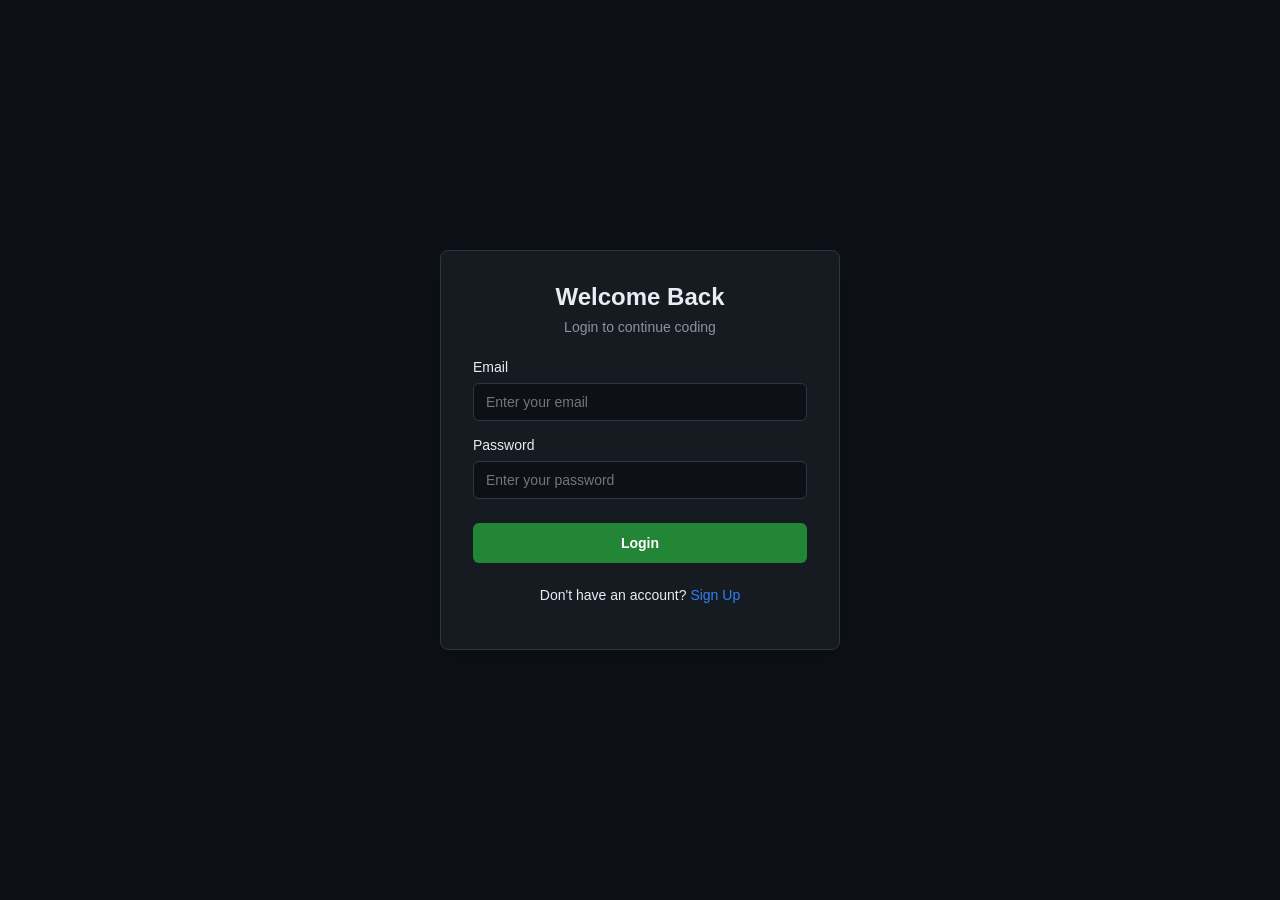
<file: Intenship_Frontend/login.html>
<!DOCTYPE html>
<html lang="en">
<head>
    <meta charset="UTF-8">
    <meta name="viewport" content="width=device-width, initial-scale=1.0">
    <title>Login - AI Code Editor</title>
    <link rel="stylesheet" href="style.css">
    <link rel="stylesheet" href="auth.css">
</head>
<body class="auth-page">
    <div class="auth-container">
        <div class="auth-card">
            <div class="auth-header">
                <h1>Welcome Back</h1>
                <p>Login to continue coding</p>
            </div>
            <form id="login-form" class="auth-form">
                <div class="form-group">
                    <label for="email">Email</label>
                    <input type="email" id="email" placeholder="Enter your email" required>
                </div>
                <div class="form-group">
                    <label for="password">Password</label>
                    <input type="password" id="password" placeholder="Enter your password" required>
                </div>
                <div id="error-message" class="error-msg hidden"></div>
                <button type="submit" class="auth-btn">Login</button>
            </form>
            <div class="auth-footer">
                <p>Don't have an account? <a href="signup.html">Sign Up</a></p>
            </div>
        </div>
    </div>

    <script src="auth.js"></script>
    <script>
        document.getElementById('login-form').addEventListener('submit', (e) => {
            e.preventDefault();
            const email = document.getElementById('email').value;
            const password = document.getElementById('password').value;
            const errorMsg = document.getElementById('error-message');

            const result = Auth.login(email, password);
            if (result.success) {
                window.location.href = 'index.html';
            } else {
                errorMsg.textContent = result.message;
                errorMsg.classList.remove('hidden');
            }
        });
    </script>
</body>
</html>
</file>
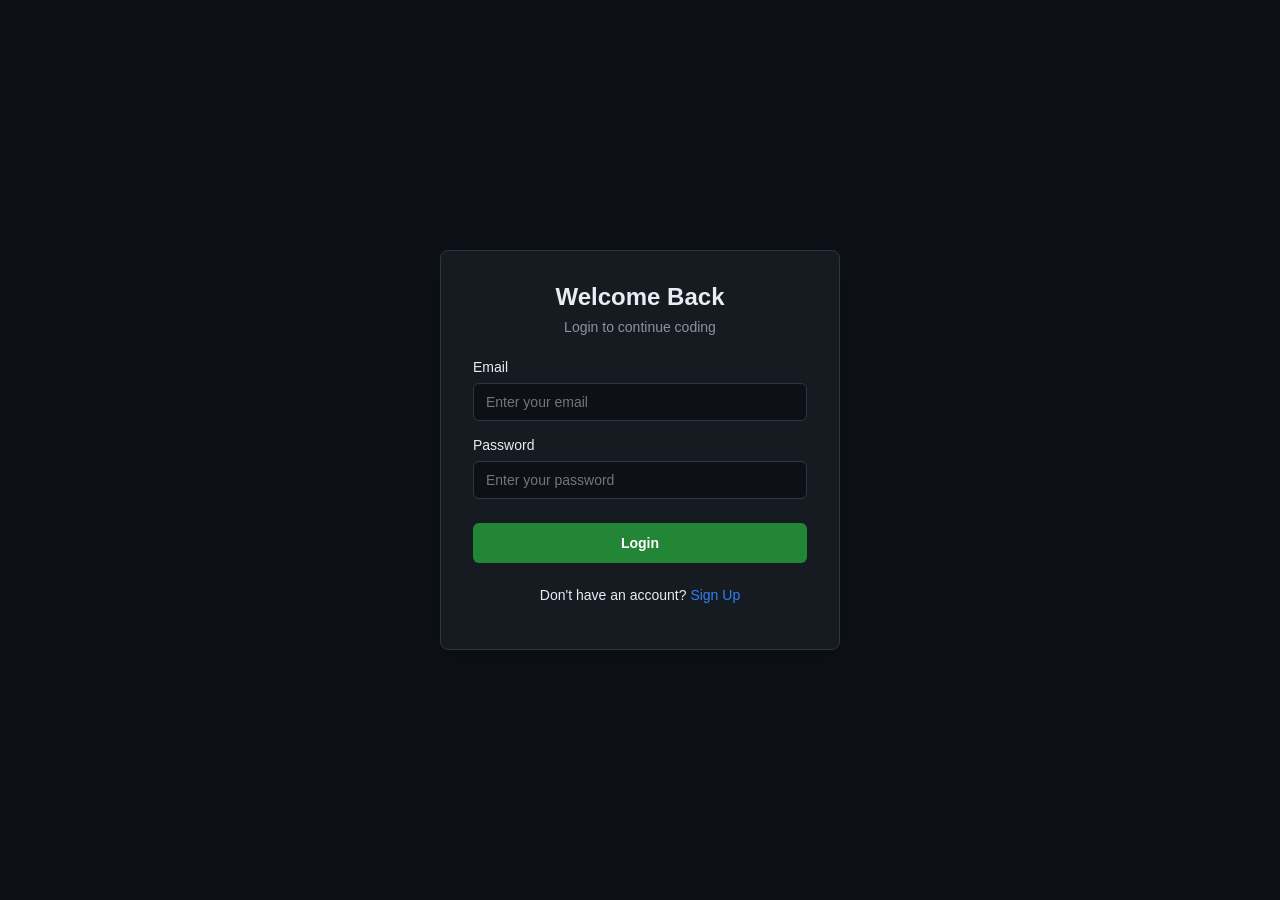
<file: Intenship_Frontend/profile.html>
<!DOCTYPE html>
<html lang="en">
<head>
    <meta charset="UTF-8">
    <meta name="viewport" content="width=device-width, initial-scale=1.0">
    <title>Profile - AI Code Editor</title>
    <link rel="stylesheet" href="style.css">
    <link rel="stylesheet" href="auth.css">
    <style>
        .profile-container {
            max-width: 600px;
            margin: 50px auto;
            padding: 20px;
        }
        .profile-card {
            background-color: var(--bg-secondary);
            border: 1px solid var(--border-color);
            border-radius: 8px;
            padding: 40px;  
            text-align: center;
        }
        .profile-avatar {
            width: 100px;
            height: 100px;
            background-color: var(--accent-color);
            border-radius: 50%;
            display: flex;
            justify-content: center;
            align-items: center;
            font-size: 40px;
            color: white;
            margin: 0 auto 20px;
        }
        .profile-info {
            margin-bottom: 30px;
        }
        .profile-info h2 {
            margin-bottom: 10px;
        }
        .profile-info p {
            color: var(--text-secondary);
        }
        .profile-actions {
            display: flex;
            justify-content: center;
            gap: 15px;
        }
    </style>
</head>
<body class="auth-page">
    <div class="profile-container">
        <div class="profile-card">
            <div class="profile-avatar" id="profile-avatar">U</div>
            <div class="profile-info">
                <h2 id="profile-name">User Name</h2>
                <p id="profile-email">user@example.com</p>
                <div style="margin-top: 15px; color: var(--text-secondary); font-size: 14px;">
                    Role: <span id="profile-role">User</span>
                </div>
            </div>
            <div class="profile-actions">
                <button class="auth-btn" onclick="window.location.href='index.html'">Open Editor</button>
                <button class="auth-btn" style="background-color: #f85149;" id="profile-logout-btn">Logout</button>
            </div>
        </div>
    </div>

    <script src="auth.js"></script>
    <script>
        document.addEventListener('DOMContentLoaded', () => {
            const user = Auth.currentUser;
            if (!user) {
                window.location.href = 'login.html';
                return;
            }
            document.getElementById('profile-name').textContent = user.username;
            document.getElementById('profile-email').textContent = user.email;
            document.getElementById('profile-avatar').textContent = user.username[0].toUpperCase();
            document.getElementById('profile-role').textContent = user.username === 'admin' ? 'Administrator' : 'Developer';

            document.getElementById('profile-logout-btn').onclick = () => {
                if (confirm('Are you sure you want to logout?')) {
                    Auth.logout();
                }
            };
        });
    </script>
</body>
</html>
</file>
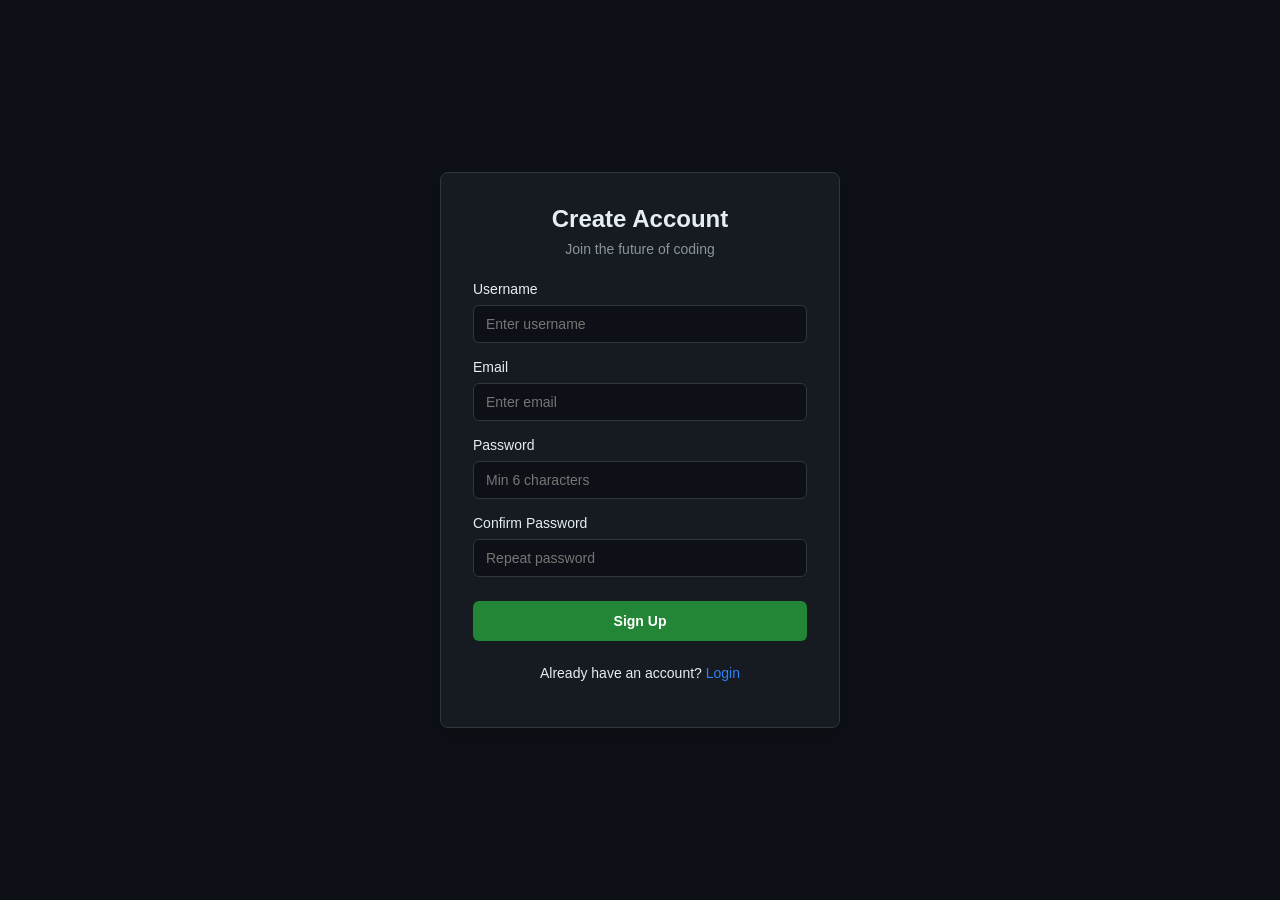
<file: Intenship_Frontend/signup.html>
<!DOCTYPE html>
<html lang="en">
<head>
    <meta charset="UTF-8">
    <meta name="viewport" content="width=device-width, initial-scale=1.0">
    <title>Sign Up - AI Code Editor</title>
    <link rel="stylesheet" href="style.css">
    <link rel="stylesheet" href="auth.css">
</head>
<body class="auth-page">
    <div class="auth-container">
        <div class="auth-card">
            <div class="auth-header">
                <h1>Create Account</h1>
                <p>Join the future of coding</p>
            </div>
            <form id="signup-form" class="auth-form">
                <div class="form-group">
                    <label for="username">Username</label>
                    <input type="text" id="username" placeholder="Enter username" required>
                </div>
                <div class="form-group">
                    <label for="email">Email</label>
                    <input type="email" id="email" placeholder="Enter email" required>
                </div>
                <div class="form-group">
                    <label for="password">Password</label>
                    <input type="password" id="password" placeholder="Min 6 characters" required minlength="6">
                </div>
                <div class="form-group">
                    <label for="confirm-password">Confirm Password</label>
                    <input type="password" id="confirm-password" placeholder="Repeat password" required>
                </div>
                <div id="error-message" class="error-msg hidden"></div>
                <button type="submit" class="auth-btn">Sign Up</button>
            </form>
            <div class="auth-footer">
                <p>Already have an account? <a href="login.html">Login</a></p>
            </div>
        </div>
    </div>

    <script src="auth.js"></script>
    <script>
        document.getElementById('signup-form').addEventListener('submit', (e) => {
            e.preventDefault();
            const username = document.getElementById('username').value;
            const email = document.getElementById('email').value;
            const password = document.getElementById('password').value;
            const confirmPassword = document.getElementById('confirm-password').value;
            const errorMsg = document.getElementById('error-message');

            if (password !== confirmPassword) {
                errorMsg.textContent = "Passwords do not match";
                errorMsg.classList.remove('hidden');
                return;
            }

            const result = Auth.signup(username, email, password);
            if (result.success) {
                alert(result.message);
                window.location.href = 'login.html';
            } else {
                errorMsg.textContent = result.message;
                errorMsg.classList.remove('hidden');
            }
        });
    </script>
</body>
</html>
</file>
<file: Intenship_Frontend/style.css>
/* Global Styles */
:root {
    /* Dark Theme (Default) */
    --bg-color: #1e1e1e;
    --text-color: #ffffff;
    --panel-bg: #252526;
    --button-bg: #333333;
    --button-text: #ffffff;
    
    /* Existing variables for compatibility */
    --bg-primary: #0d1117;
    --bg-secondary: #161b22;
    --border-color: #30363d;
    --text-primary: #e6edf3;
    --text-secondary: #8b949e;
    --accent-color: #2f81f7;
    --sidebar-width: 260px;
    --navbar-height: 48px;
    --footer-height: 24px;
}

body {
    font-family: -apple-system, BlinkMacSystemFont, "Segoe UI", Helvetica, Arial, sans-serif;
    background-color: var(--bg-primary);
    color: var(--text-primary);
    height: 100vh;
    width: 100%;
    margin: 0;
    padding: 0;
    box-sizing: border-box;
    overflow: hidden;
    overflow-x: hidden;
}

/* Light Theme - Full White */
body.light-theme {
    --bg-primary: #ffffff;
    --bg-secondary: #ffffff;
    --border-color: #e0e0e0;
    --text-primary: #000000;
    --text-secondary: #666666;
    --accent-color: #007acc;
    --bg-color: #ffffff;
    --text-color: #000000;
    --panel-bg: #ffffff;
    --button-bg: #e0e0e0;
    --button-text: #000000;
}

body.light-theme {
    background-color: var(--bg-color);
    color: var(--text-color);
}

body.light-theme ::-webkit-scrollbar-thumb {
    background: #c0c0c0;
}

body.light-theme ::-webkit-scrollbar-thumb:hover {
    background: #a0a0a0;
}

/* Layout Container */
.app-container {
    display: flex;
    flex-direction: column;
    height: 100vh;
    width: 100%;
    box-sizing: border-box;
}

/* Scrollbar Styles */
::-webkit-scrollbar {
    width: 10px;
    height: 10px;
}

::-webkit-scrollbar-track {
    background: transparent;
}

::-webkit-scrollbar-thumb {
    background: #30363d;
    border-radius: 5px;
}

::-webkit-scrollbar-thumb:hover {
    background: #484f58;
}

/* Global Button Styles using CSS Variables */
button {
    background: var(--button-bg);
    color: var(--button-text);
    border: none;
    border-radius: 4px;
    padding: 6px 12px;
    font-size: 13px;
    cursor: pointer;
    transition: all 0.2s ease;
}

button:hover {
    opacity: 0.9;
}

button:active {
    transform: scale(0.98);
}

/* Utility Classes */
.hidden { display: none !important; }
.flex { display: flex; }
.flex-col { flex-direction: column; }
.flex-1 { flex: 1; }
.items-center { align-items: center; }
.justify-between { justify-content: space-between; }

/* Toast Notifications */
.toast {
    position: fixed;
    bottom: 40px;
    right: 20px;
    padding: 12px 20px;
    background-color: #333;
    color: white;
    border-radius: 4px;
    font-size: 14px;
    z-index: 2000;
    transform: translateY(100px);
    transition: transform 0.3s ease-out;
    box-shadow: 0 4px 12px rgba(0,0,0,0.3);
}

.toast.show {
    transform: translateY(0);
}

.toast-success { border-left: 4px solid #2ea043; }
.toast-error { border-left: 4px solid #f85149; }
.toast-info { border-left: 4px solid var(--accent-color); }

/* Loaders */
.loader-overlay {
    position: absolute;
    top: 0; left: 0; width: 100%; height: 100%;
    background: rgba(13, 17, 23, 0.7);
    display: flex; justify-content: center; align-items: center;
    z-index: 100;
}

.loader {
    width: 30px;
    height: 30px;
    border: 3px solid var(--border-color);
    border-top: 3px solid var(--accent-color);
    border-radius: 50%;
    animation: spin 1s linear infinite;
}

@keyframes spin {
    0% { transform: rotate(0deg); }
    100% { transform: rotate(360deg); }
}

/* Resizer Styles */
.resizer-v {
    width: 4px;
    cursor: col-resize;
    background-color: transparent;
    transition: background-color 0.2s;
    z-index: 10;
}

.resizer-v:hover, .resizer-v:active {
    background-color: var(--accent-color);
}

.resizer-h {
    height: 4px;
    cursor: row-resize;
    background-color: transparent;
    transition: background-color 0.2s;
    z-index: 10;
}

.resizer-h:hover, .resizer-h:active {
    background-color: var(--accent-color);
}

.menu-divider {
    height: 1px;
    background-color: var(--border-color);
    margin: 4px 0;
}
</file>
<file: Intenship_Frontend/auth.css>
/* Authentication Styles */
.auth-page {
    display: flex;
    justify-content: center;
    align-items: center;
    min-height: 100vh;
    background-color: #0d1117;
    margin: 0;
    font-family: 'Segoe UI', Tahoma, Geneva, Verdana, sans-serif;
    color: #e6edf3;
}

.auth-container {
    width: 100%;
    max-width: 400px;
    padding: 20px;
}

.auth-card {
    background-color: #161b22;
    border: 1px solid #30363d;
    border-radius: 8px;
    padding: 32px;
    box-shadow: 0 8px 24px rgba(0, 0, 0, 0.2);
}

.auth-header {
    text-align: center;
    margin-bottom: 24px;
}

.auth-header h1 {
    font-size: 24px;
    margin: 0 0 8px 0;
}

.auth-header p {
    color: #8b949e;
    font-size: 14px;
    margin: 0;
}

.auth-form .form-group {
    margin-bottom: 16px;
}

.auth-form label {
    display: block;
    font-size: 14px;
    margin-bottom: 8px;
    font-weight: 500;
}

.auth-form input {
    width: 100%;
    padding: 10px 12px;
    background-color: #0d1117;
    border: 1px solid #30363d;
    border-radius: 6px;
    color: #e6edf3;
    font-size: 14px;
    box-sizing: border-box;
    transition: border-color 0.2s;
}

.auth-form input:focus {
    outline: none;
    border-color: #2f81f7;
    box-shadow: 0 0 0 3px rgba(47, 129, 247, 0.1);
}

.auth-btn {
    width: 100%;
    padding: 12px;
    background-color: #238636;
    color: #ffffff;
    border: none;
    border-radius: 6px;
    font-size: 14px;
    font-weight: 600;
    cursor: pointer;
    transition: background-color 0.2s;
    margin-top: 8px;
}

.auth-btn:hover {
    background-color: #2ea043;
}

.auth-footer {
    margin-top: 24px;
    text-align: center;
    font-size: 14px;
}

.auth-footer a {
    color: #2f81f7;
    text-decoration: none;
}

.auth-footer a:hover {
    text-decoration: underline;
}

.error-msg {
    color: #f85149;
    font-size: 13px;
    margin-bottom: 16px;
    padding: 8px;
    background-color: rgba(248, 81, 73, 0.1);
    border-radius: 6px;
    border: 1px solid rgba(248, 81, 73, 0.4);
}

.hidden {
    display: none;
}
</file>
